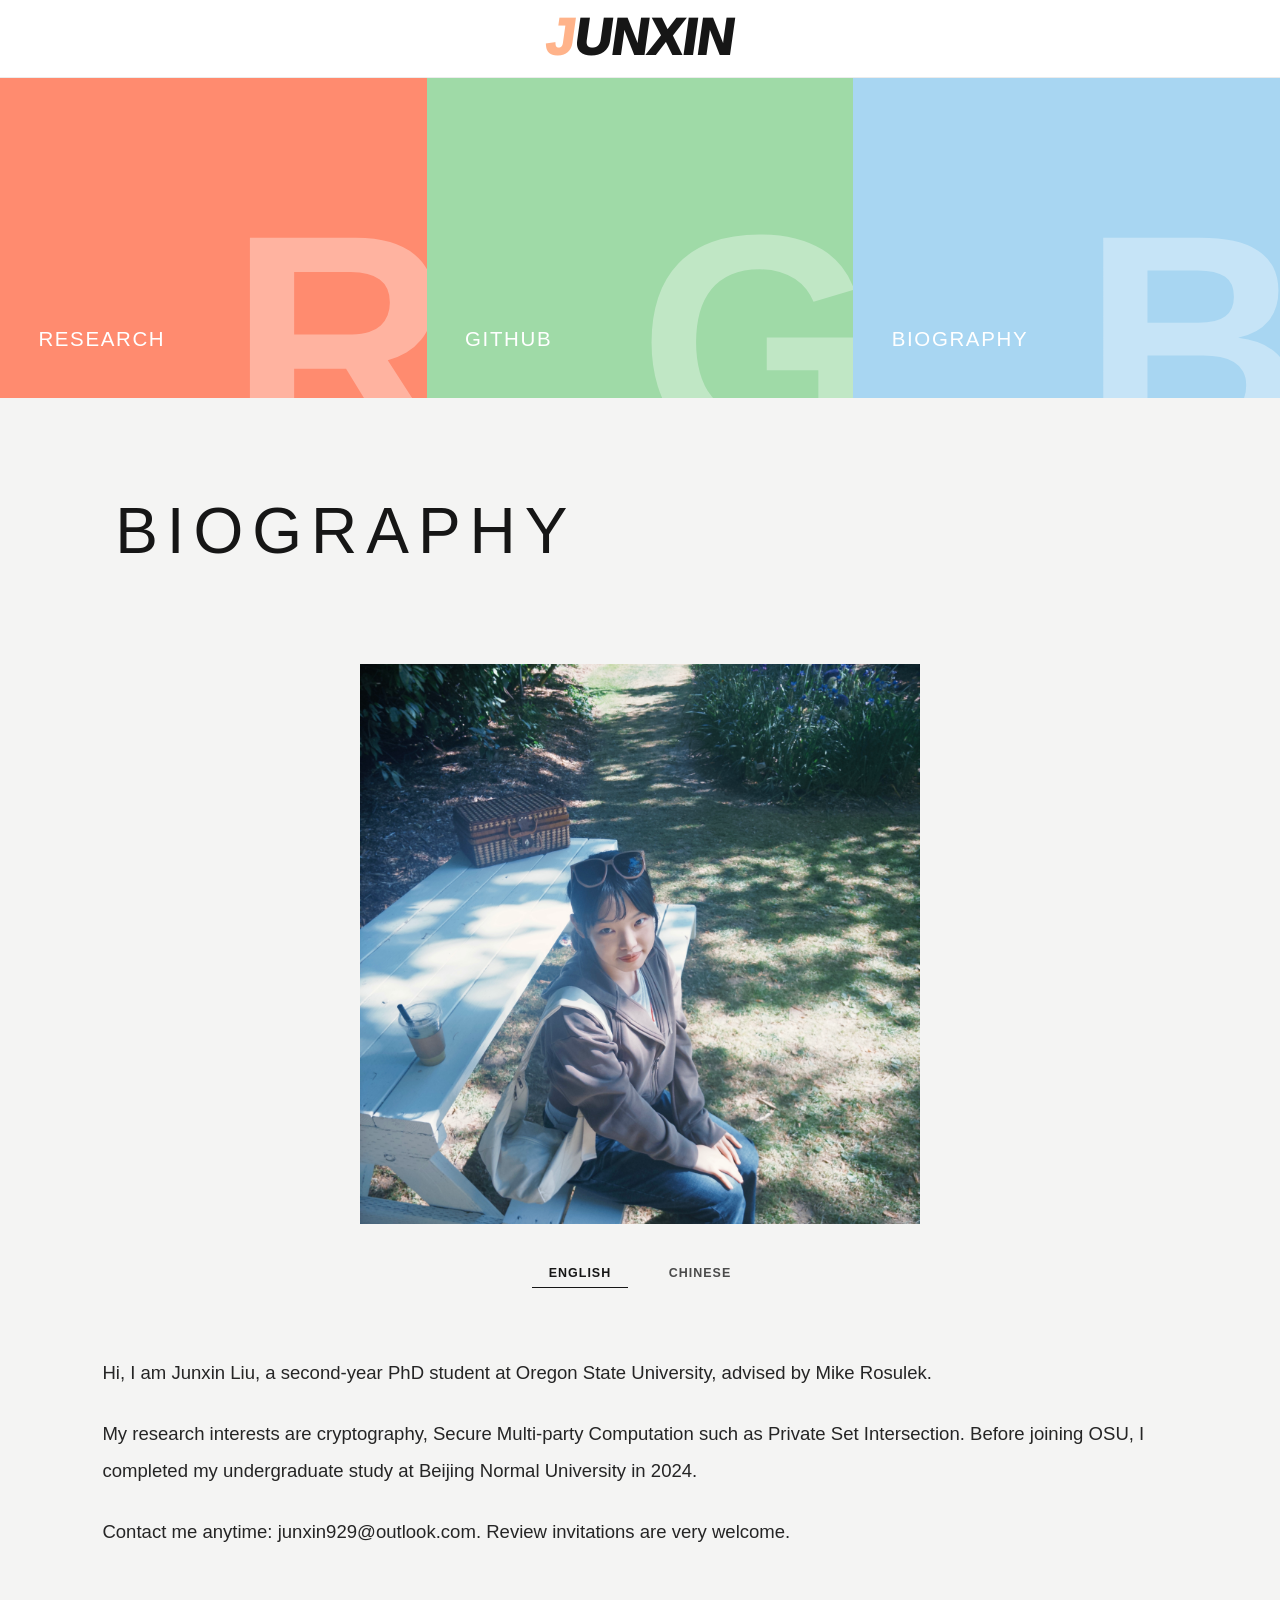
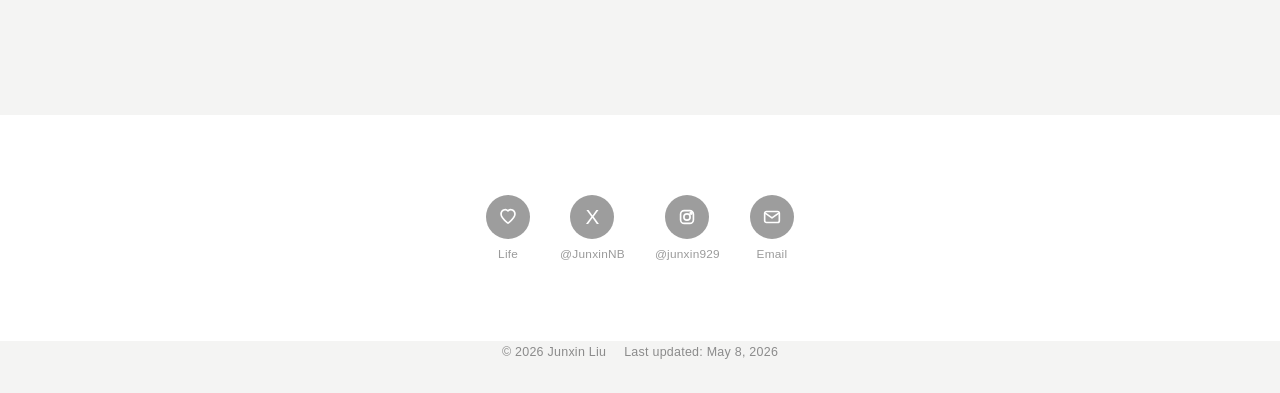
<file: index.html>
<!doctype html>
<html lang="en">
  <head>
    <meta charset="utf-8" />
    <meta name="viewport" content="width=device-width, initial-scale=1" />
    <title>Junxin Liu</title>
    <meta
      name="description"
      content="Junxin Liu is a cryptography PhD student at Oregon State University, advised by Mike Rosulek."
    />
    <link rel="preload" href="assets/junxin-dog.JPG" as="image" />
    <link rel="stylesheet" href="styles.css?v=20260508b" />
  </head>
  <body>
    <header class="topbar" aria-label="Primary navigation">
      <a class="logo" href="index.html" aria-label="Junxin Liu home">
        <span>J</span><span>U</span><span>N</span><span>X</span><span>I</span><span>N</span>
      </a>
    </header>

    <main>
      <section class="entry-hero" aria-labelledby="hero-title">
        <h1 id="hero-title" class="sr-only">Junxin Liu</h1>
        <a class="entry-tile entry-research" href="research.html" aria-label="Research">
          <span class="entry-reveal" aria-hidden="true">
            <img src="assets/monet-sunrise.jpg" alt="" />
          </span>
          <span class="entry-letter">R</span>
          <span class="entry-label">Research</span>
        </a>
        <a class="entry-tile entry-github" href="https://github.com/junxin-L" aria-label="GitHub">
          <span class="entry-reveal" aria-hidden="true">
            <img src="assets/monet-bridge.jpg" alt="" />
          </span>
          <span class="entry-letter">G</span>
          <span class="entry-label">GitHub</span>
        </a>
        <a class="entry-tile entry-bio" href="#biography" aria-label="Biography">
          <span class="entry-reveal" aria-hidden="true">
            <img src="assets/monet-blue-lilies.jpg" alt="" />
          </span>
          <span class="entry-letter">B</span>
          <span class="entry-label">Biography</span>
        </a>
      </section>

      <section class="biography" id="biography" aria-labelledby="bio-title">
        <div class="section-title">
          <h2 id="bio-title">BIOGRAPHY</h2>
        </div>

        <div class="bio-photo-wrap is-me" id="bio-photo-wrap">
          <img
            id="bio-photo"
            src="assets/me.jpg"
            alt="Junxin Liu seated outdoors at a picnic table"
          />
          <p class="photo-caption" id="photo-caption"></p>
        </div>

        <div class="language-switcher" aria-label="Language choices">
          <button class="language-card" type="button" data-language="en" data-hover-label="Junxin Liu" aria-current="page">
            <span>English</span>
          </button>
          <button class="language-card" type="button" data-language="zh" data-hover-label="刘珺欣">
            <span>Chinese</span>
          </button>
        </div>

        <article class="bio-copy" data-bio="en">
          <p>
            Hi, I am Junxin Liu, a second-year PhD student at Oregon State University,
            advised by
            <a href="https://garbledcircus.com/">Mike Rosulek</a>.
          </p>
          <p>
            My research interests are cryptography, Secure Multi-party Computation such as Private Set Intersection. Before joining OSU, I completed my undergraduate study at Beijing Normal
            University in 2024.
          </p>
          <p>
            Contact me anytime:
            <a href="mailto:junxin929@outlook.com">junxin929@outlook.com</a>.
            Review invitations are very welcome.
          </p>
        </article>

        <article class="bio-copy" data-bio="zh" hidden>
          <p>
            你好呀，我是俄勒冈州立大学密码学博士生刘珺欣，导师为
            <a href="https://garbledcircus.com/">Mike Rosulek</a>。
          </p>
          <p>
            我的研究兴趣是密码学、隐私集合求交以及隐私保护计算。在加入俄勒冈州立大学之前，
            我于 2024 年在北京师范大学完成本科阶段学习。
          </p>
          <p>
            联系方式（欢迎联系我哦）：
            <a href="mailto:junxin929@outlook.com">junxin929@outlook.com</a>
          </p>
        </article>
      </section>

      <section class="social-footer" aria-label="Contact links">
        <div class="social-links">
          <a class="social-life" href="life.html" aria-label="Personal life page">
            <span class="social-icon" aria-hidden="true">
              <svg viewBox="0 0 24 24">
                <path d="M12 5.4c-2.7-3.1-7.6-.8-7.6 3.4 0 4.3 4.8 7.7 7.6 10 2.8-2.3 7.6-5.7 7.6-10 0-4.2-4.9-6.5-7.6-3.4Z" />
              </svg>
            </span>
            <small>Life</small>
          </a>
          <a class="social-x-link" href="https://x.com/JunxinNB" aria-label="X @JunxinNB">
            <span class="social-icon social-x" aria-hidden="true">X</span>
            <small>@JunxinNB</small>
          </a>
          <a class="social-instagram" href="https://www.instagram.com/junxin929/" aria-label="Instagram @junxin929">
            <span class="social-icon" aria-hidden="true">
              <svg viewBox="0 0 24 24">
                <rect x="5" y="5" width="14" height="14" rx="4" />
                <circle cx="12" cy="12" r="3.4" />
                <circle cx="16.4" cy="7.8" r="1" />
              </svg>
            </span>
            <small>@junxin929</small>
          </a>
          <a class="social-email" href="mailto:junxin929@outlook.com" aria-label="Email Junxin Liu">
            <span class="social-icon" aria-hidden="true">
              <svg viewBox="0 0 24 24">
                <rect x="4" y="6" width="16" height="12" rx="2" />
                <path d="m5 8 7 5 7-5" />
              </svg>
            </span>
            <small>Email</small>
          </a>
        </div>
      </section>

      <footer class="site-credits">
        <span>© 2026 Junxin Liu</span>
        <span>Last updated: May 8, 2026</span>
      </footer>
    </main>
    <script>
      document.querySelectorAll(".logo").forEach((logo) => {
        const letters = [...logo.querySelectorAll("span")];
        logo.addEventListener("pointermove", (event) => {
          const rect = logo.getBoundingClientRect();
          const x = event.clientX - rect.left;

          letters.forEach((letter) => {
            const letterRect = letter.getBoundingClientRect();
            const center = letterRect.left - rect.left + letterRect.width / 2;
            const distance = Math.abs(x - center);
            const lift = Math.max(0, 1 - distance / 46) * -9;
            letter.style.setProperty("--wave", `${lift}px`);
          });
        });
        logo.addEventListener("pointerleave", () => {
          letters.forEach((letter) => letter.style.setProperty("--wave", "0px"));
        });
      });

      document.querySelectorAll(".entry-tile").forEach((tile) => {
        tile.addEventListener("pointermove", (event) => {
          const rect = tile.getBoundingClientRect();
          const x = ((event.clientX - rect.left) / rect.width) * 100;
          const y = ((event.clientY - rect.top) / rect.height) * 100;

          tile.style.setProperty("--mx", `${x}%`);
          tile.style.setProperty("--my", `${y}%`);
        });
      });

      const languageButtons = document.querySelectorAll("[data-language]");
      const bioCopies = document.querySelectorAll("[data-bio]");
      const bioPhoto = document.querySelector("#bio-photo");
      const bioPhotoWrap = document.querySelector("#bio-photo-wrap");
      const fallbackPhoto = "assets/junxin-dog.JPG";
      const photoByLanguage = {
        en: {
          src: "assets/me.jpg",
          alt: "Junxin Liu seated outdoors at a picnic table",
          className: "is-me",
          caption: "",
        },
        zh: {
          src: fallbackPhoto,
          alt: "Junxin Liu smiling with a laptop in a cafe",
          className: "",
          caption: "Junxin, first on the right",
        },
      };

      languageButtons.forEach((button) => {
        button.addEventListener("click", () => {
          const language = button.dataset.language;
          const photo = photoByLanguage[language];

          document.documentElement.lang = language === "zh" ? "zh-CN" : "en";
          languageButtons.forEach((item) => {
            if (item === button) {
              item.setAttribute("aria-current", "page");
            } else {
              item.removeAttribute("aria-current");
            }
          });
          bioCopies.forEach((copy) => {
            copy.hidden = copy.dataset.bio !== language;
          });
          bioPhotoWrap.className = `bio-photo-wrap ${photo.className}`.trim();
          bioPhoto.src = photo.src;
          bioPhoto.alt = photo.alt;
          document.querySelector("#photo-caption").textContent = photo.caption;
        });
      });

      bioPhoto.addEventListener("error", () => {
        if (bioPhoto.src.endsWith("/me.jpg")) {
          bioPhoto.src = fallbackPhoto;
        }
      });
    </script>
  </body>
</html>
</file>
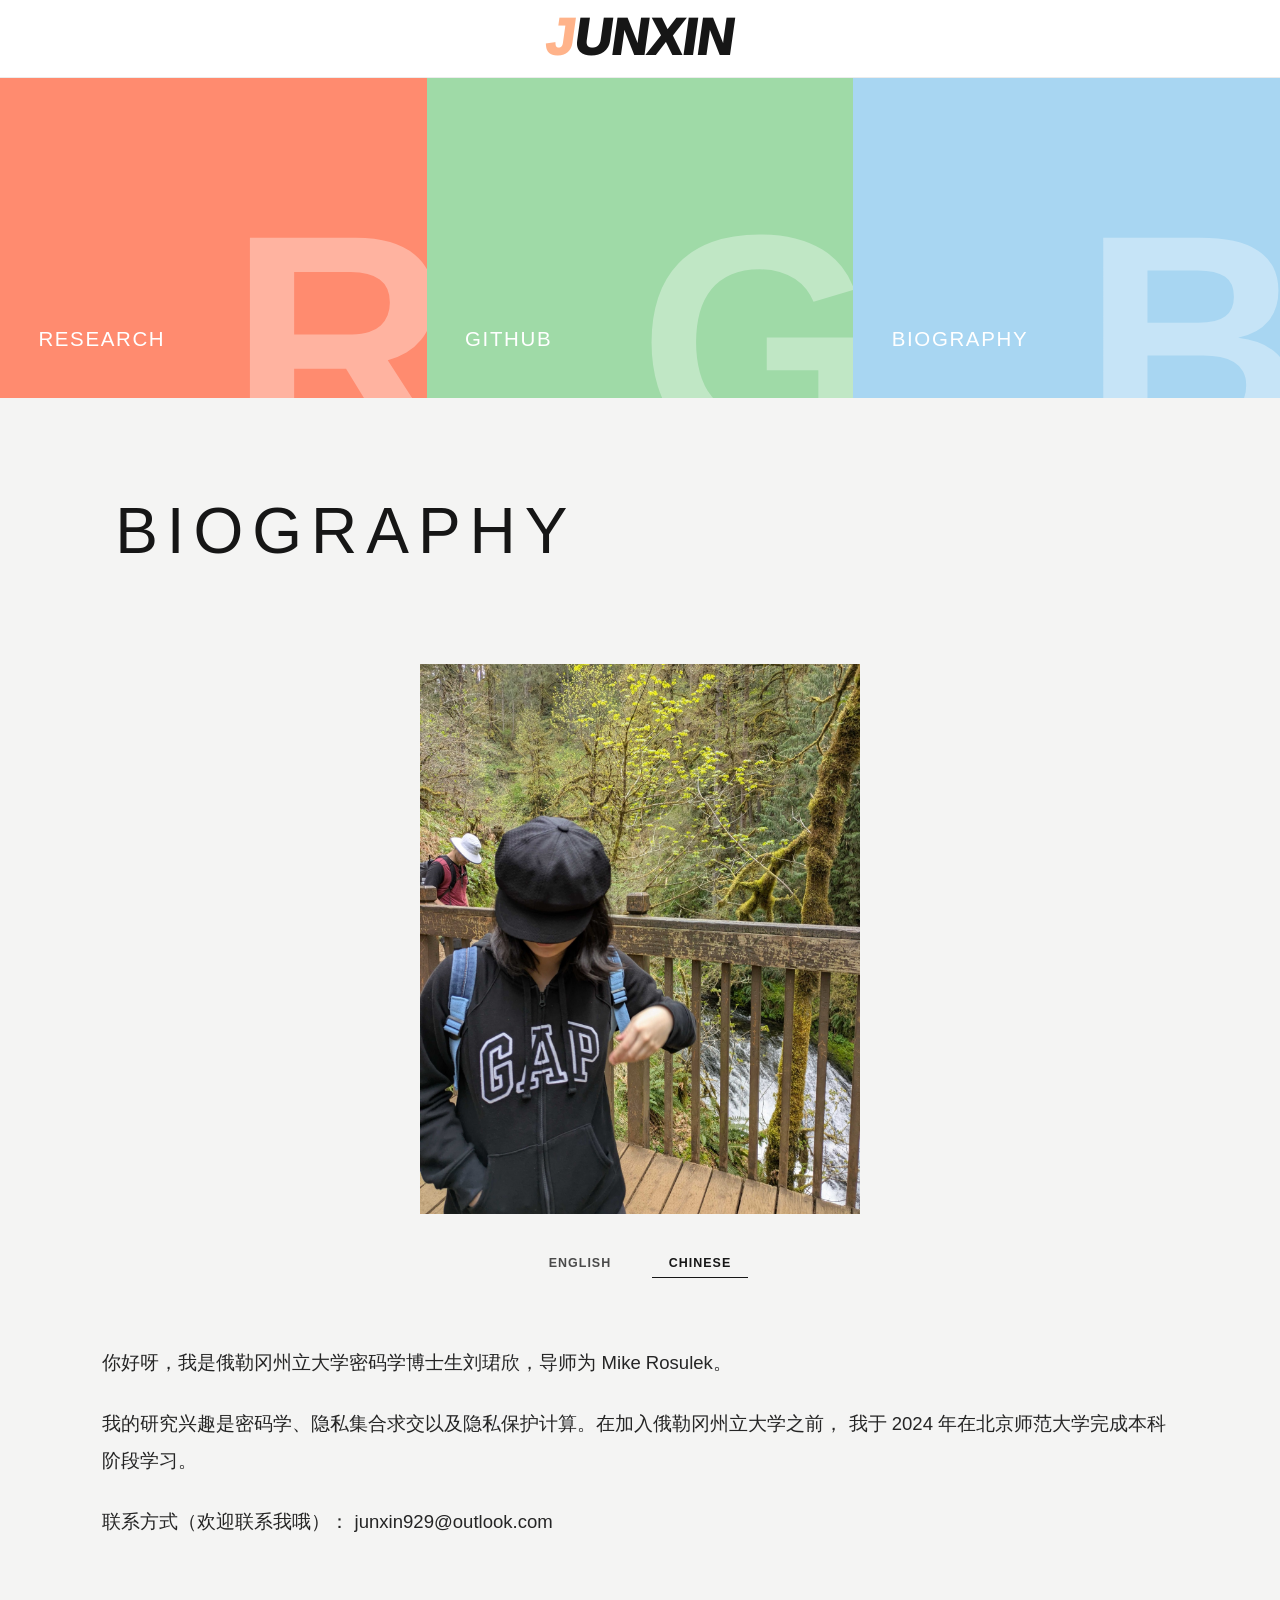
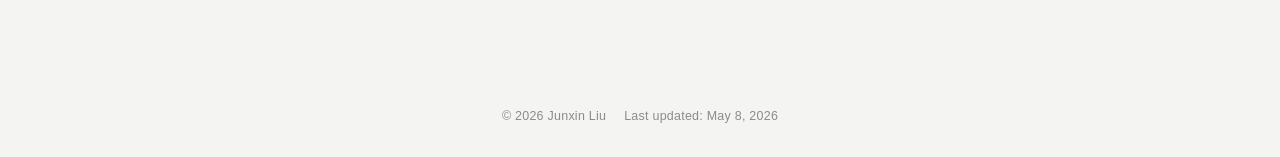
<file: chinese.html>
<!doctype html>
<html lang="zh-CN">
  <head>
    <meta charset="utf-8" />
    <meta name="viewport" content="width=device-width, initial-scale=1" />
    <title>刘珺欣</title>
    <meta
      name="description"
      content="你好呀，我是俄勒冈州立大学密码学博士生，导师为 Mike Rosulek。"
    />
    <link rel="preload" href="assets/chinese-forest.jpg" as="image" />
    <link rel="stylesheet" href="styles.css?v=20260508b" />
  </head>
  <body>
    <header class="topbar" aria-label="Primary navigation">
      <a class="logo" href="index.html" aria-label="Junxin Liu home">
        <span>J</span><span>U</span><span>N</span><span>X</span><span>I</span><span>N</span>
      </a>
    </header>

    <main>
      <section class="entry-hero" aria-labelledby="hero-title">
        <h1 id="hero-title" class="sr-only">刘君鑫</h1>
        <a class="entry-tile entry-research" href="research.html" aria-label="Research">
          <span class="entry-letter">R</span>
          <span class="entry-label">Research</span>
        </a>
        <a class="entry-tile entry-github" href="https://github.com/junxin-L" aria-label="GitHub">
          <span class="entry-letter">G</span>
          <span class="entry-label">GitHub</span>
        </a>
        <a class="entry-tile entry-bio" href="#biography" aria-label="Biography">
          <span class="entry-letter">B</span>
          <span class="entry-label">Biography</span>
        </a>
      </section>

      <section class="biography" id="biography" aria-labelledby="bio-title">
        <div class="section-title">
          <h2 id="bio-title">BIOGRAPHY</h2>
        </div>

        <div class="bio-photo-wrap is-forest">
          <img src="assets/chinese-forest.jpg" alt="刘君鑫在森林步道前" />
        </div>

        <div class="language-switcher" aria-label="Language choices">
          <a class="language-card is-english" href="index.html">
            <span>English</span>
          </a>
          <a class="language-card is-chinese" href="chinese.html" aria-current="page">
            <span>Chinese</span>
          </a>
        </div>

        <article class="bio-copy">
          <p>
           你好呀，我是俄勒冈州立大学密码学博士生刘珺欣，导师为
           <a href="https://garbledcircus.com/">Mike Rosulek</a>。
          </p>
          <p>
            我的研究兴趣是密码学、隐私集合求交以及隐私保护计算。在加入俄勒冈州立大学之前，
            我于 2024 年在北京师范大学完成本科阶段学习。
          </p>
          <p>
            联系方式（欢迎联系我哦）：
            <a href="mailto:junxin929@outlook.com">junxin929@outlook.com</a>
          </p>
        </article>
      </section>

      <footer class="site-credits">
        <span>© 2026 Junxin Liu</span>
        <span>Last updated: May 8, 2026</span>
      </footer>
    </main>
    <script>
      document.querySelectorAll(".logo").forEach((logo) => {
        const letters = [...logo.querySelectorAll("span")];
        logo.addEventListener("pointermove", (event) => {
          const rect = logo.getBoundingClientRect();
          const x = event.clientX - rect.left;

          letters.forEach((letter) => {
            const letterRect = letter.getBoundingClientRect();
            const center = letterRect.left - rect.left + letterRect.width / 2;
            const distance = Math.abs(x - center);
            const lift = Math.max(0, 1 - distance / 46) * -9;
            letter.style.setProperty("--wave", `${lift}px`);
          });
        });
        logo.addEventListener("pointerleave", () => {
          letters.forEach((letter) => letter.style.setProperty("--wave", "0px"));
        });
      });
    </script>
  </body>
</html>
</file>
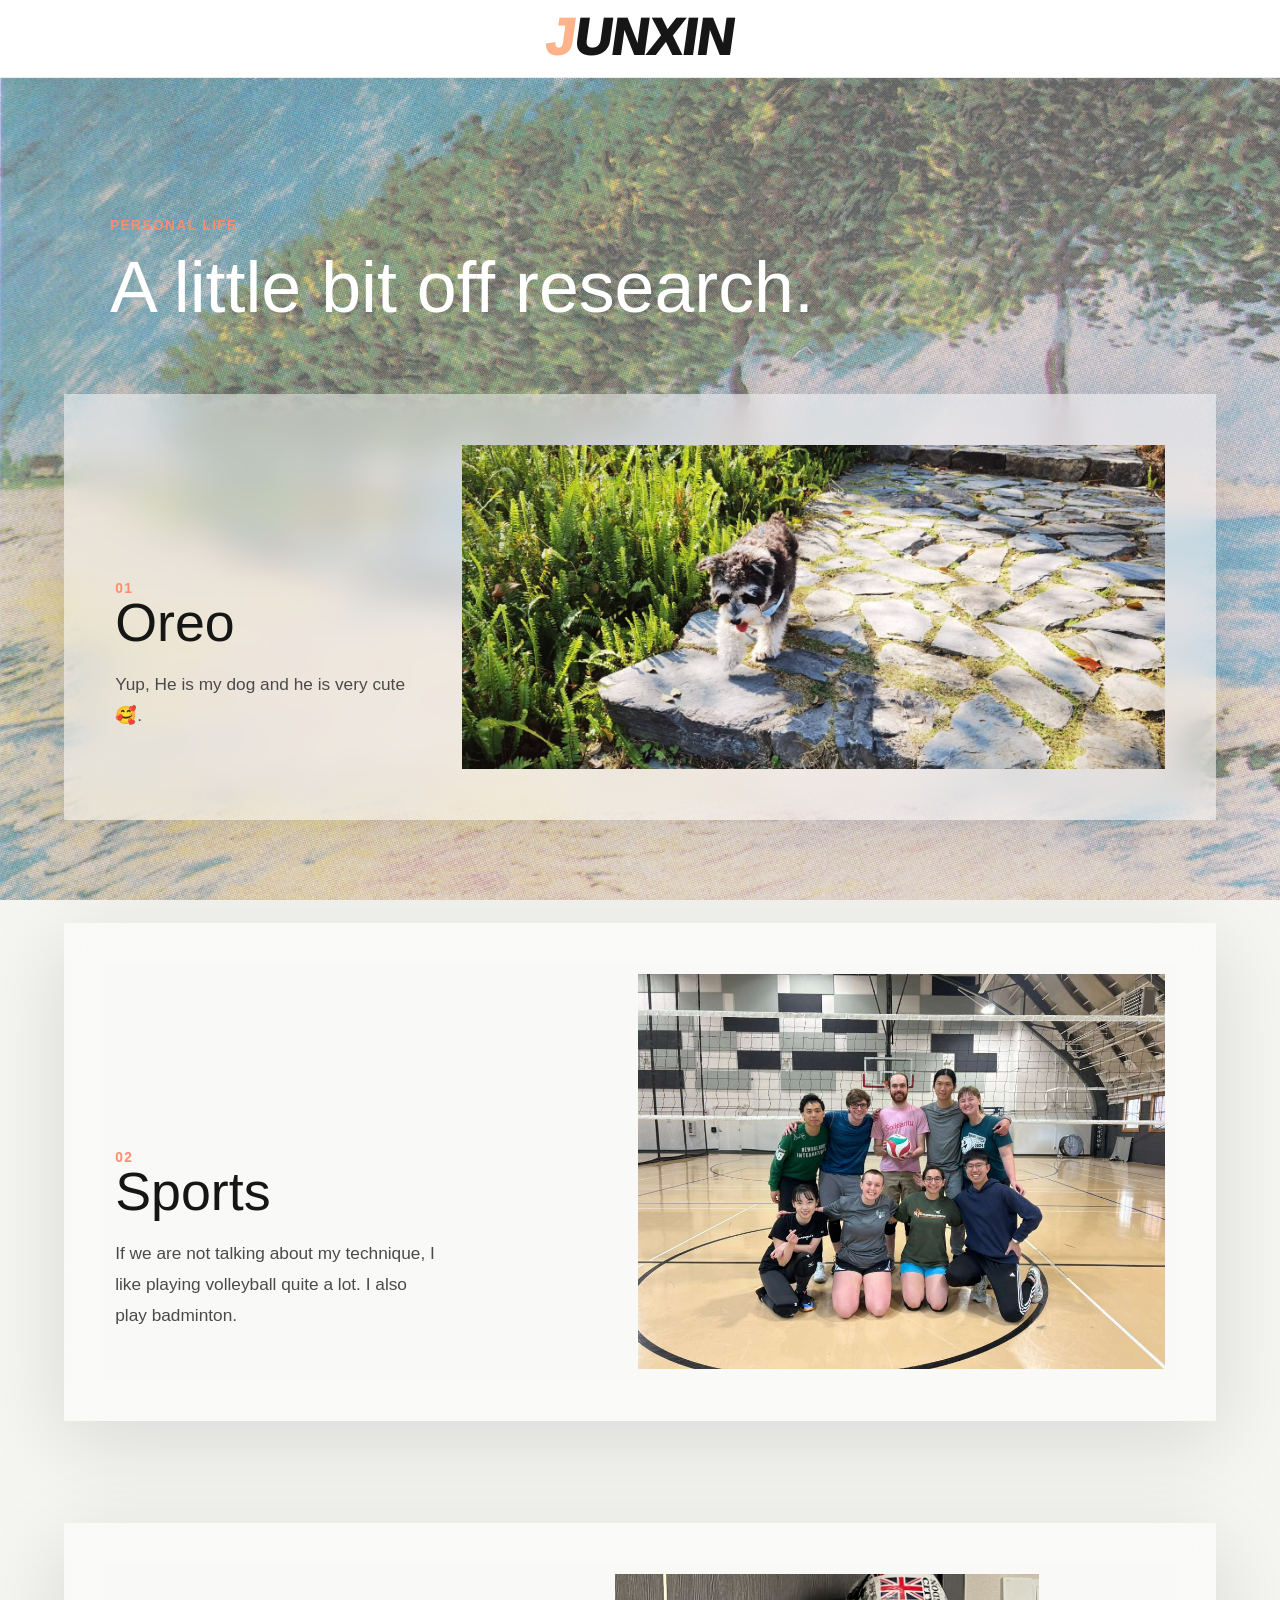
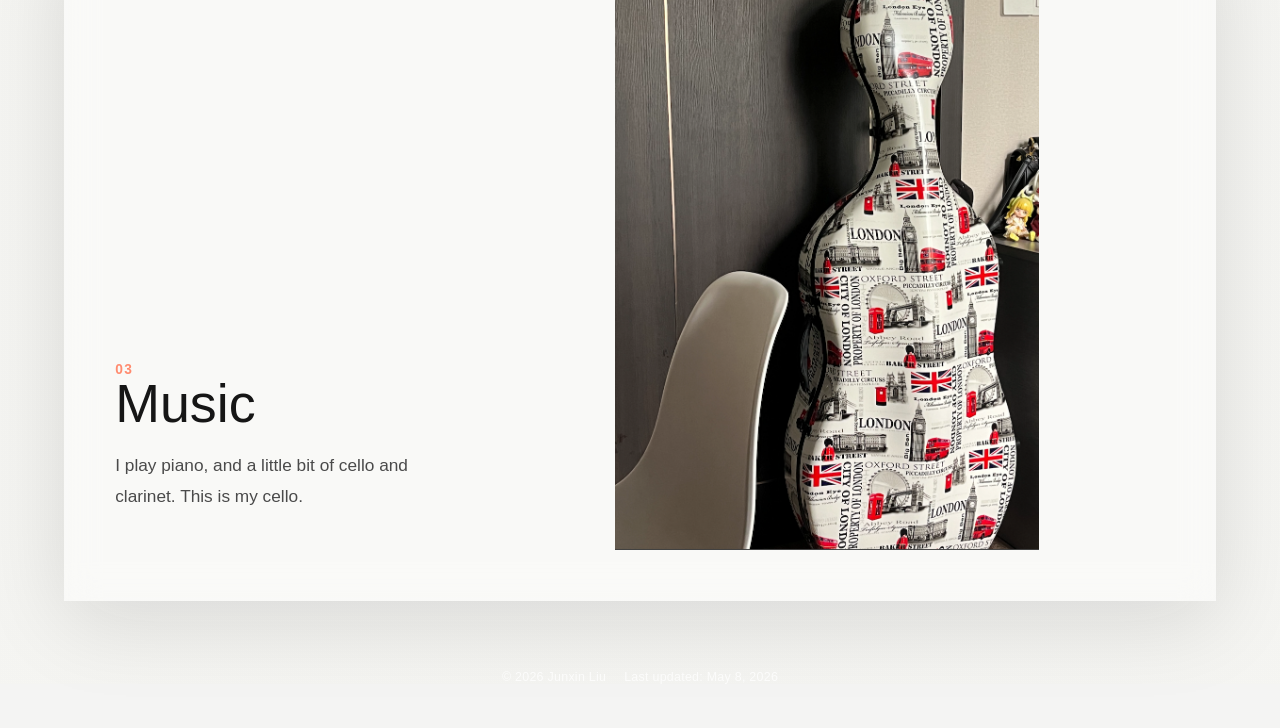
<file: life.html>
<!doctype html>
<html lang="en">
  <head>
    <meta charset="utf-8" />
    <meta name="viewport" content="width=device-width, initial-scale=1" />
    <title>Personal Life - Junxin Liu</title>
    <meta
      name="description"
      content="A small personal life page."
    />
    <link rel="preload" href="assets/life-volleyball.jpg" as="image" />
    <link rel="stylesheet" href="styles.css?v=20260508b" />
  </head>
  <body class="life-body">
    <div class="life-clear-spot" aria-hidden="true"></div>
    <div class="life-cursor" aria-hidden="true"></div>
    <header class="topbar" aria-label="Primary navigation">
      <a class="logo" href="index.html" aria-label="Junxin Liu home">
        <span>J</span><span>U</span><span>N</span><span>X</span><span>I</span><span>N</span>
      </a>
    </header>

    <main class="life-page">
      <section class="life-hero" aria-labelledby="life-title">
        <p>PERSONAL LIFE</p>
        <h1 id="life-title">A little bit off research.</h1>
      </section>

      <section class="life-feature oreo-feature">
        <div class="life-copy">
          <span>01</span>
          <h2>Oreo</h2>
          <p>Yup, He is my dog and he is very cute 🥰. </p>
        </div>
        <img src="assets/oreo.jpg" alt="Oreo walking on a sunny stone path" />
      </section>

      <section class="life-feature volleyball-feature">
        <div class="life-copy">
          <span>02</span>
          <h2>Sports</h2>
          <p>
            If we are not talking about my technique, I like playing
            volleyball quite a lot. I also play badminton.
          </p>
        </div>
        <img src="assets/life-volleyball.jpg" alt="Junxin with a volleyball team in a gym" />
      </section>

      <section class="life-feature music-feature">
        <div class="life-copy">
          <span>03</span>
          <h2>Music</h2>
          <p>
            I play piano, and a little bit of cello and clarinet. This is my
            cello.
          </p>
        </div>
        <img src="assets/cello.jpg" alt="Junxin's cello" />
      </section>

      <footer class="site-credits life-credits">
        <span>© 2026 Junxin Liu</span>
        <span>Last updated: May 8, 2026</span>
      </footer>
    </main>
    <script>
      document.querySelectorAll(".logo").forEach((logo) => {
        const letters = [...logo.querySelectorAll("span")];
        logo.addEventListener("pointermove", (event) => {
          const rect = logo.getBoundingClientRect();
          const x = event.clientX - rect.left;

          letters.forEach((letter) => {
            const letterRect = letter.getBoundingClientRect();
            const center = letterRect.left - rect.left + letterRect.width / 2;
            const distance = Math.abs(x - center);
            const lift = Math.max(0, 1 - distance / 46) * -9;
            letter.style.setProperty("--wave", `${lift}px`);
          });
        });
        logo.addEventListener("pointerleave", () => {
          letters.forEach((letter) => letter.style.setProperty("--wave", "0px"));
        });
      });

      const cursor = document.querySelector(".life-cursor");
      const clearSpot = document.querySelector(".life-clear-spot");
      window.addEventListener("pointermove", (event) => {
        cursor.classList.add("is-visible");
        clearSpot.classList.add("is-visible");
        cursor.style.transform = `translate(${event.clientX}px, ${event.clientY}px) translate(-50%, -50%)`;
        clearSpot.style.setProperty("--spot-x", `${event.clientX}px`);
        clearSpot.style.setProperty("--spot-y", `${event.clientY}px`);
      });
      window.addEventListener("pointerleave", () => {
        cursor.classList.remove("is-visible");
        clearSpot.classList.remove("is-visible");
      });
      document.querySelectorAll("a, button").forEach((target) => {
        target.addEventListener("pointerenter", () => {
          cursor.classList.add("is-hovering");
          clearSpot.classList.add("is-hovering");
        });
        target.addEventListener("pointerleave", () => {
          cursor.classList.remove("is-hovering");
          clearSpot.classList.remove("is-hovering");
        });
      });

      document.querySelectorAll(".life-feature").forEach((card) => {
        card.addEventListener("pointerenter", () => {
          clearSpot.classList.add("is-on-card");
        });
        card.addEventListener("pointerleave", () => {
          clearSpot.classList.remove("is-on-card");
        });
      });

      const sparkSymbols = {
        "oreo-feature": ["♡", "♥", "♡"],
        "volleyball-feature": ["🏐"],
        "music-feature": ["♪", "♫", "♬", "♩"],
      };

      const makeSpark = (event, feature) => {
        const spark = document.createElement("span");
        const symbols = sparkSymbols[feature] || ["♡"];
        spark.className = "life-spark";
        spark.classList.add(`is-${feature.replace("-feature", "")}`);
        spark.textContent = symbols[Math.floor(Math.random() * symbols.length)];
        spark.style.setProperty("--spark-x", `${event.clientX}px`);
        spark.style.setProperty("--spark-y", `${event.clientY}px`);
        spark.style.setProperty("--spark-drift", `${Math.random() * 34 - 17}px`);
        spark.style.setProperty("--spark-rotate", `${Math.random() * 30 - 15}deg`);
        spark.style.setProperty("--spark-size", `${1 + Math.random() * 0.55}rem`);
        document.body.appendChild(spark);
        spark.addEventListener("animationend", () => spark.remove(), { once: true });
      };

      document.querySelectorAll(".life-feature img").forEach((image) => {
        let lastSpark = 0;
        const feature = [...image.closest(".life-feature").classList].find((name) =>
          sparkSymbols[name]
        );
        image.addEventListener("pointermove", (event) => {
          const now = performance.now();
          if (now - lastSpark < 150) {
            return;
          }
          lastSpark = now;
          makeSpark(event, feature);
        });
      });

      const observer = new IntersectionObserver(
        (entries) => {
          entries.forEach((entry) => {
            if (entry.isIntersecting) {
              entry.target.classList.add("is-visible");
            }
          });
        },
        { threshold: 0.24 }
      );

      document.querySelectorAll(".life-feature").forEach((section) => {
        observer.observe(section);
      });
    </script>
  </body>
</html>
</file>
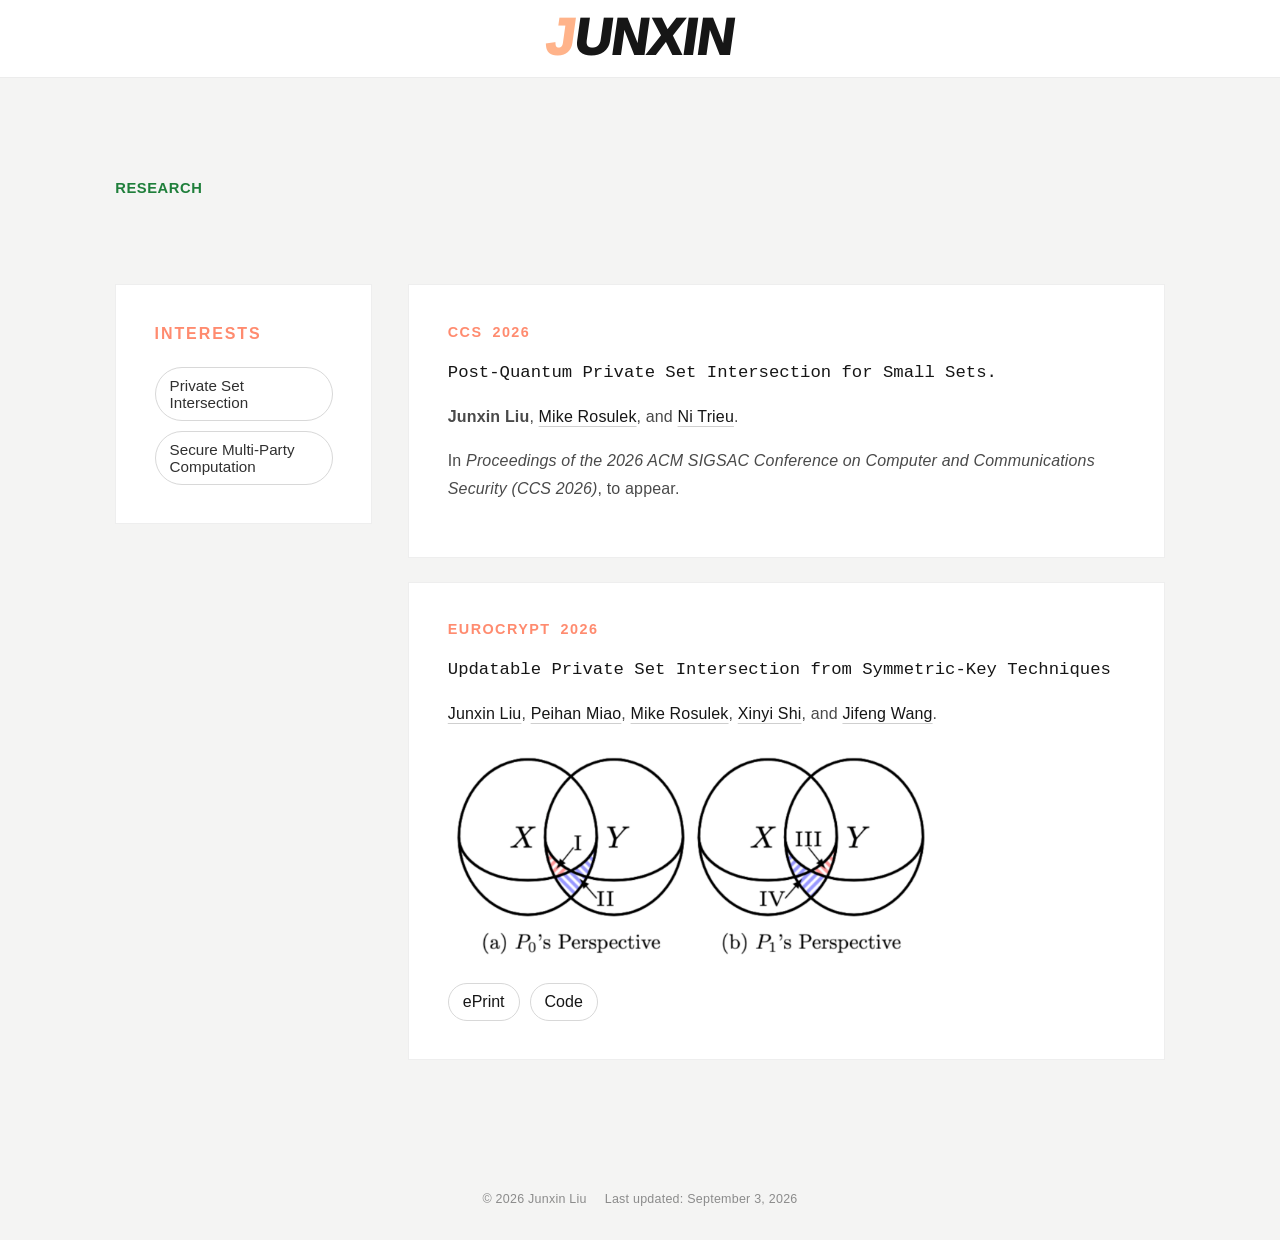
<file: research.html>
<!doctype html>
<html lang="en">
  <head>
    <meta charset="utf-8" />
    <meta name="viewport" content="width=device-width, initial-scale=1" />
    <title>Research - Junxin Liu</title>
    <meta
      name="description"
      content="Research interests and publications by Junxin."
    />
    <link rel="stylesheet" href="styles.css?v=20260508b" />
  </head>
  <body>
    <header class="topbar" aria-label="Primary navigation">
      <a class="logo" href="index.html" aria-label="Junxin Liu home">
        <span>J</span><span>U</span><span>N</span><span>X</span><span>I</span><span>N</span>
      </a>
    </header>

    <main>
      <section class="research-heading">
        <p>RESEARCH</p>
        <span>
          
        </span>
      </section>

      <section class="research-layout">
        <aside class="research-panel interests-panel">
          <h2>INTERESTS</h2>
          <ul class="pill-list">
            <li>Private Set Intersection</li>
            <li>Secure Multi-Party Computation</li>
          </ul>
        </aside>

        <div class="publications-list">
          <article class="research-panel paper-panel">
            <div class="paper-meta">
              <span>CCS</span>
              <span>2026</span>
            </div>
            <h2>Post-Quantum Private Set Intersection for Small Sets.</h2>
            <p class="paper-authors">
              <strong>Junxin Liu</strong>,
              <a href="https://garbledcircus.com/">Mike Rosulek</a>, and
              <a href="https://nitrieu.github.io/">Ni Trieu</a>.
            </p>
            <p>
              In <em>Proceedings of the 2026 ACM SIGSAC Conference on Computer and Communications Security (CCS 2026)</em>, to appear.
            </p>
          </article>

          <article class="research-panel paper-panel">
            <div class="paper-meta">
              <span>Eurocrypt</span>
              <span>2026</span>
            </div>
            <h2>Updatable Private Set Intersection from Symmetric-Key Techniques</h2>
            <p class="paper-authors">
              <a href="index.html">Junxin Liu</a>,
              <a href="https://sites.google.com/view/peihanmiao/home">Peihan Miao</a>,
              <a href="https://garbledcircus.com/">Mike Rosulek</a>,
              <a href="https://xinyishi01.github.io/">Xinyi Shi</a>, and
              <a href="https://cs.brown.edu/people/grad/jwang787/">Jifeng Wang</a>.
            </p>
            <img
              class="paper-figure"
              src="assets/psi-perspectives.png"
              alt="Two PSI perspective diagrams for parties P0 and P1"
            />
            <div class="paper-links">
              <a href="https://eprint.iacr.org/2026/438">ePrint</a>
              <a href="https://github.com/qqqqyyy/FastUPSI">Code</a>
            </div>
          </article>
        </div>
      </section>

      <footer class="site-credits">
        <span>© 2026 Junxin Liu</span>
        <span>Last updated: September 3, 2026</span>
      </footer>
    </main>
    <script>
      document.querySelectorAll(".logo").forEach((logo) => {
        const letters = [...logo.querySelectorAll("span")];
        logo.addEventListener("pointermove", (event) => {
          const rect = logo.getBoundingClientRect();
          const x = event.clientX - rect.left;

          letters.forEach((letter) => {
            const letterRect = letter.getBoundingClientRect();
            const center = letterRect.left - rect.left + letterRect.width / 2;
            const distance = Math.abs(x - center);
            const lift = Math.max(0, 1 - distance / 46) * -9;
            letter.style.setProperty("--wave", `${lift}px`);
          });
        });
        logo.addEventListener("pointerleave", () => {
          letters.forEach((letter) => letter.style.setProperty("--wave", "0px"));
        });
      });
    </script>
  </body>
</html>
</file>
<file: styles.css>
:root {
  --paper: #f4f4f3;
  --white: #ffffff;
  --ink: #161616;
  --soft-ink: #4a4a4a;
  --line: #dddddd;
  --orange: #ffb38a;
  --coral: #ff8b6f;
  --lime: #9fdaa7;
  --pink: #ff9fcb;
  --sky: #a8d6f2;
  --yellow: #f6b23d;
  --green: #1f7f3b;
  --blue: #12358f;
}

* {
  box-sizing: border-box;
}

html {
  background: var(--paper);
  color: var(--ink);
  font-family:
    "Helvetica Neue", Arial, ui-sans-serif, system-ui, -apple-system,
    BlinkMacSystemFont, "Segoe UI", sans-serif;
}

body {
  margin: 0;
  min-width: 320px;
  background: var(--paper);
}

a {
  color: inherit;
  text-decoration: none;
}

.sr-only {
  position: absolute;
  width: 1px;
  height: 1px;
  overflow: hidden;
  clip: rect(0, 0, 0, 0);
  white-space: nowrap;
}

.topbar {
  position: sticky;
  z-index: 20;
  top: 0;
  display: flex;
  align-items: center;
  justify-content: center;
  min-height: 78px;
  border-bottom: 1px solid #ececec;
  padding: 0 clamp(18px, 3vw, 34px);
  background: var(--white);
}

.logo {
  display: inline-flex;
  font-size: clamp(2rem, 4vw, 3.25rem);
  font-weight: 950;
  line-height: 0.8;
  letter-spacing: 0;
  transform: skew(-8deg);
}

.logo span {
  display: inline-block;
  --wave: 0px;
  transform: translateY(var(--wave));
  transition: transform 180ms cubic-bezier(0.2, 0.8, 0.2, 1);
}

.logo span:first-child {
  color: var(--orange);
}

.entry-hero {
  display: grid;
  grid-template-columns: repeat(3, 1fr);
  min-height: clamp(220px, 32vw, 320px);
  background: var(--white);
}

.entry-tile {
  position: relative;
  --mx: 50%;
  --my: 50%;
  min-height: clamp(220px, 32vw, 320px);
  overflow: hidden;
  color: var(--white);
  isolation: isolate;
  transition:
    filter 180ms ease,
    transform 220ms ease;
}

.entry-tile:hover {
  filter: saturate(1.03);
}

.entry-tile::before {
  position: absolute;
  inset: 0;
  z-index: 2;
  opacity: 0;
  content: "";
  background: rgba(255, 255, 255, 0.08);
  transition: opacity 220ms ease;
  pointer-events: none;
}

.entry-tile:hover::before {
  opacity: 1;
}

.entry-tile:hover .entry-letter {
  opacity: 0;
  transform: translate3d(-0.02em, -0.02em, 0) scale(0.98);
}

.entry-tile:hover .entry-label {
  transform: translateY(-4px);
}

.entry-letter {
  position: absolute;
  z-index: 3;
  right: -0.08em;
  bottom: -0.22em;
  color: rgba(255, 255, 255, 0.34);
  font-size: clamp(13rem, 24vw, 24rem);
  font-weight: 800;
  line-height: 0.8;
  pointer-events: none;
  transition:
    color 220ms ease,
    opacity 220ms ease,
    transform 320ms ease;
}

.entry-label {
  position: absolute;
  z-index: 3;
  left: clamp(22px, 3vw, 42px);
  bottom: clamp(22px, 3vw, 38px);
  font-size: clamp(1rem, 1.6vw, 1.45rem);
  font-weight: 400;
  letter-spacing: 0.08em;
  text-transform: uppercase;
  transition: transform 220ms ease;
}

.entry-label::after {
  display: block;
  width: 0;
  height: 1px;
  margin-top: 8px;
  background: rgba(255, 255, 255, 0.78);
  content: "";
  transition: width 240ms ease;
}

.entry-tile:hover .entry-label::after {
  width: 100%;
}

.entry-reveal {
  position: absolute;
  inset: 0;
  z-index: 1;
  opacity: 0;
  visibility: hidden;
  clip-path: circle(0 at var(--mx) var(--my));
  transition:
    clip-path 520ms cubic-bezier(0.19, 1, 0.22, 1),
    opacity 180ms ease,
    visibility 0ms linear 220ms;
  pointer-events: none;
}

.entry-reveal img {
  display: block;
  width: 100%;
  height: 100%;
  filter: saturate(1.04) contrast(0.94);
  object-fit: cover;
}

.entry-tile:hover .entry-reveal {
  opacity: 0.72;
  visibility: visible;
  clip-path: circle(34% at var(--mx) var(--my));
  transition:
    clip-path 520ms cubic-bezier(0.19, 1, 0.22, 1),
    opacity 180ms ease,
    visibility 0ms linear 0ms;
}

.entry-research .entry-reveal img {
  object-position: 52% 48%;
}

.entry-github .entry-reveal img {
  filter: saturate(0.82) contrast(0.76) brightness(1.06);
  object-position: 50% 54%;
}

.entry-bio .entry-reveal img {
  object-position: 52% 52%;
}

.entry-research {
  background: var(--coral);
}

.entry-github {
  background: var(--lime);
  color: var(--white);
}

.entry-github .entry-letter {
  right: -0.08em;
  bottom: -0.22em;
  transform: none;
  font-size: clamp(13rem, 24vw, 24rem);
}

.entry-bio {
  background: var(--sky);
}

.entry-bio .entry-letter {
  right: -0.08em;
  left: auto;
  bottom: -0.22em;
  color: rgba(255, 255, 255, 0.34);
  font-size: clamp(13rem, 24vw, 24rem);
}

.entry-bio .entry-label {
  right: auto;
  left: clamp(22px, 3vw, 42px);
  text-align: left;
}

.biography {
  background: var(--paper);
}

.section-title {
  padding: clamp(64px, 8vw, 96px) clamp(28px, 9vw, 120px);
}

.section-title h2,
.research-heading h1,
.research-panel h2 {
  margin: 0;
  font-weight: 300;
  letter-spacing: 0.14em;
}

.section-title h2 {
  font-size: clamp(2.5rem, 5vw, 4rem);
}

.bio-photo-wrap {
  width: min(48vw, 620px);
  margin: 0 auto;
  background: transparent !important;
}

.bio-photo-wrap.is-heart {
  width: min(42vw, 500px);
}

.bio-photo-wrap.is-me {
  width: min(44vw, 560px);
}

.bio-photo-wrap.is-forest {
  width: min(38vw, 440px);
}

.bio-photo-wrap img {
  display: block;
  width: 100%;
  aspect-ratio: 3 / 2;
  object-fit: cover;
  object-position: 50% 43%;
}

.bio-photo-wrap.is-heart img {
  aspect-ratio: 4 / 5;
  object-position: 50% 38%;
}

.bio-photo-wrap.is-me img {
  aspect-ratio: 1 / 1;
  object-position: 50% 34%;
}

.publications-list {
  display: flex;
  flex-direction: column;
  gap: 24px;
}

.bio-photo-wrap.is-forest img {
  aspect-ratio: 4 / 5;
  object-position: 48% 50%;
}

.photo-caption {
  display: block;
  width: 100%;
  margin: 16px auto 0;
  padding: 0;
  background: transparent;
  color: #8f8f8f;
  font-size: 0.78rem;
  font-style: italic;
  line-height: 1.4;
  text-align: center;
}

.photo-caption:empty {
  display: none;
}

.language-switcher {
  display: flex;
  flex-wrap: wrap;
  align-items: center;
  justify-content: center;
  gap: 24px;
  width: max-content;
  margin: 34px auto 66px;
  padding: 0;
}

.language-card {
  appearance: none;
  position: relative;
  font: inherit;
  min-width: 96px;
  border: 0;
  border-radius: 0;
  padding: 8px 0;
  background: transparent;
  color: var(--soft-ink);
  font-size: 0.78rem;
  font-weight: 700;
  letter-spacing: 0.08em;
  text-align: center;
  text-transform: uppercase;
  cursor: pointer;
  overflow: hidden;
  transition:
    background 160ms ease,
    color 160ms ease;
}

.language-card span {
  display: inline-block;
  transition:
    opacity 160ms ease,
    transform 180ms ease;
}

.language-card::after {
  position: absolute;
  inset: 0;
  display: grid;
  place-items: center;
  opacity: 0;
  color: currentColor;
  content: attr(data-hover-label);
  transform: translateY(12px);
  transition:
    opacity 160ms ease,
    transform 180ms ease;
}

.language-card:hover span {
  opacity: 0;
  transform: translateY(-12px);
}

.language-card:hover::after {
  opacity: 1;
  transform: translateY(0);
}

.language-card:hover,
.language-card[aria-current="page"] {
  background: transparent;
  color: var(--ink);
}

.language-card::before {
  position: absolute;
  right: 0;
  bottom: 0;
  left: 0;
  height: 1px;
  background: currentColor;
  content: "";
  transform: scaleX(0);
  transform-origin: center;
  transition: transform 180ms ease;
}

.language-card:hover::before,
.language-card[aria-current="page"]::before {
  transform: scaleX(1);
}

.bio-copy {
  width: min(84vw, 1080px);
  margin: 0 auto;
  padding-bottom: clamp(80px, 11vw, 150px);
}

.bio-copy p {
  margin: 0 0 24px;
  color: #252525;
  font-size: clamp(1.05rem, 1.45vw, 1.24rem);
  font-weight: 300;
  line-height: 2;
}

.social-footer {
  display: grid;
  justify-items: center;
  gap: 24px;
  padding: clamp(44px, 7vw, 80px) 24px;
  background: var(--white);
}

.social-links {
  display: flex;
  flex-wrap: wrap;
  justify-content: center;
  gap: clamp(18px, 3vw, 30px);
}

.social-links a {
  display: grid;
  justify-items: center;
  gap: 8px;
  color: #9a9a9a;
  font-size: 0.76rem;
  transition:
    color 160ms ease,
    transform 160ms ease;
}

.social-links a:hover {
  color: var(--ink);
  transform: translateY(-2px);
}

.social-links a:hover .social-icon {
  background: #888888;
}

.social-icon {
  display: grid;
  place-items: center;
  width: 44px;
  height: 44px;
  border-radius: 50%;
  background: #9d9d9d;
  color: var(--white);
  font-size: 1.35rem;
  font-weight: 500;
  line-height: 1;
  transition:
    background 180ms ease,
    transform 220ms ease;
}

.social-icon svg {
  width: 22px;
  height: 22px;
  fill: none;
  stroke: currentColor;
  stroke-linecap: round;
  stroke-linejoin: round;
  stroke-width: 1.8;
}

.social-x {
  font-size: 1.3rem;
}

.social-life:hover .social-icon {
  animation: heart-hop 980ms ease;
}

.social-life:hover .social-icon svg {
  animation: heart-beat 980ms ease;
}

.social-x-link:hover .social-x {
  animation: x-flip 520ms ease;
}

.social-instagram:hover .social-icon {
  animation: camera-click 560ms ease;
}

.social-instagram:hover circle:nth-of-type(1) {
  animation: lens-pop 560ms ease;
}

.social-instagram:hover circle:nth-of-type(2) {
  animation: flash-dot 560ms ease;
}

.social-email:hover .social-icon {
  animation: envelope-lift 620ms ease;
}

.social-email:hover path {
  animation: envelope-open 620ms ease;
}

.social-links small {
  font-size: 0.74rem;
  font-weight: 300;
  letter-spacing: 0.02em;
}

.site-credits {
  display: flex;
  flex-wrap: wrap;
  justify-content: center;
  gap: 8px 18px;
  width: min(86vw, 980px);
  margin: 4px auto 34px;
  color: #8b8b8b;
  font-size: 0.78rem;
  font-weight: 300;
  letter-spacing: 0.02em;
}

.life-credits {
  position: relative;
  z-index: 3;
  margin-top: -34px;
  margin-bottom: 44px;
  color: rgba(255, 255, 255, 0.74);
}

@keyframes heart-hop {
  0%,
  100% {
    transform: translateY(0) scale(1);
  }
  42% {
    transform: translateY(-8px) scale(1.05);
  }
  68% {
    transform: translateY(1px) scale(0.98);
  }
}

@keyframes heart-beat {
  0%,
  100% {
    transform: scale(1);
  }
  45% {
    transform: scale(1.18);
  }
}

@keyframes x-flip {
  0%,
  100% {
    transform: rotate(0deg) scale(1);
  }
  50% {
    transform: rotate(-12deg) scale(1.08);
  }
}

@keyframes camera-click {
  0%,
  100% {
    transform: translateY(0);
  }
  35% {
    transform: translateY(-2px) scale(0.96);
  }
  62% {
    transform: translateY(0) scale(1.04);
  }
}

@keyframes lens-pop {
  0%,
  100% {
    transform: scale(1);
  }
  45% {
    transform: scale(1.35);
  }
}

@keyframes flash-dot {
  0%,
  100% {
    opacity: 1;
  }
  45% {
    opacity: 0.25;
  }
}

@keyframes envelope-lift {
  0%,
  100% {
    transform: translateY(0);
  }
  45% {
    transform: translateY(-5px);
  }
}

@keyframes envelope-open {
  0%,
  100% {
    transform: translateY(0);
  }
  45% {
    transform: translateY(-2px);
  }
}

.life-body,
.life-page {
  position: relative;
  min-height: 100vh;
  background:
    linear-gradient(rgba(245, 245, 241, 0.28), rgba(245, 245, 241, 0.28)),
    url("assets/van-gogh-seine.jpg") center / cover fixed;
  cursor: none;
}

.life-body::before {
  position: fixed;
  inset: 0;
  z-index: 0;
  background: rgba(245, 245, 241, 0.46);
  backdrop-filter: blur(8px) saturate(0.78);
  content: "";
  pointer-events: none;
}

.life-page .topbar,
.life-page .life-hero {
  position: relative;
  z-index: 3;
}

.life-page a,
.life-page button {
  cursor: none;
}

.life-cursor {
  position: fixed;
  z-index: 101;
  top: 0;
  left: 0;
  width: 26px;
  height: 26px;
  border: 0;
  border-radius: 50%;
  opacity: 0;
  box-shadow:
    0 0 0 1px rgba(255, 255, 255, 0.3),
    0 0 18px rgba(255, 255, 255, 0.3);
  transform: translate(-50%, -50%);
  transition:
    opacity 140ms ease,
    width 160ms ease,
    height 160ms ease,
    box-shadow 160ms ease;
  pointer-events: none;
}

.life-cursor.is-visible {
  opacity: 1;
}

.life-cursor.is-hovering {
  width: 38px;
  height: 38px;
  box-shadow:
    0 0 0 1px rgba(255, 255, 255, 0.42),
    0 0 22px rgba(255, 255, 255, 0.48);
}

.life-clear-spot {
  position: fixed;
  z-index: 2;
  inset: 0;
  --spot-x: 50vw;
  --spot-y: 50vh;
  --spot-size: 44px;
  width: 100vw;
  height: 100vh;
  opacity: 0;
  background:
    url("assets/van-gogh-seine.jpg") center / cover fixed;
  filter: saturate(1.26) contrast(1.16);
  mask-image: radial-gradient(
    circle at var(--spot-x) var(--spot-y),
    #000 0 var(--spot-size),
    rgba(0, 0, 0, 0.46) calc(var(--spot-size) + 13px),
    transparent calc(var(--spot-size) + 28px)
  );
  -webkit-mask-image: radial-gradient(
    circle at var(--spot-x) var(--spot-y),
    #000 0 var(--spot-size),
    rgba(0, 0, 0, 0.46) calc(var(--spot-size) + 13px),
    transparent calc(var(--spot-size) + 28px)
  );
  pointer-events: none;
  transition: opacity 150ms ease;
}

.life-clear-spot.is-visible {
  opacity: 1;
}

.life-clear-spot.is-hovering {
  --spot-size: 56px;
}

.life-clear-spot.is-on-card {
  --spot-size: 28px;
  opacity: 0.42;
}

.life-clear-spot.is-on-card.is-hovering {
  --spot-size: 34px;
  opacity: 0.34;
}

.life-hero {
  width: min(86vw, 1060px);
  margin: 0 auto;
  padding: clamp(78px, 11vw, 140px) 0 clamp(38px, 6vw, 70px);
}

.life-hero p,
.life-copy span {
  margin: 0 0 18px;
  color: var(--coral);
  font-size: 0.86rem;
  font-weight: 800;
  letter-spacing: 0.1em;
}

.life-hero h1 {
  max-width: 760px;
  margin: 0;
  color: var(--white);
  font-size: clamp(2.6rem, 5.6vw, 5.6rem);
  font-weight: 300;
  letter-spacing: 0;
  line-height: 1.02;
}

.life-feature {
  position: relative;
  display: grid;
  grid-template-columns: minmax(220px, 0.42fr) minmax(0, 1fr);
  align-items: center;
  gap: clamp(24px, 4vw, 58px);
  width: min(90vw, 1220px);
  min-height: auto;
  margin: 0 auto clamp(48px, 8vw, 110px);
  padding: clamp(28px, 4vw, 54px);
  background: rgba(255, 255, 255, 0.46);
  backdrop-filter: blur(16px) saturate(0.92);
  box-shadow: 0 20px 80px rgba(20, 20, 20, 0.12);
  opacity: 0;
  transform: translateY(64px) scale(0.985);
  transition:
    opacity 740ms ease,
    transform 840ms cubic-bezier(0.19, 1, 0.22, 1);
}

.life-feature > * {
  position: relative;
  z-index: 3;
}

.life-feature.is-visible {
  opacity: 1;
  transform: none;
}

.life-feature + .life-feature {
  border-top: 0;
}

.life-copy {
  align-self: end;
  padding-bottom: clamp(14px, 3vw, 42px);
}

.life-copy h2 {
  margin: 0 0 20px;
  font-size: clamp(2rem, 4.2vw, 4.4rem);
  font-weight: 300;
  letter-spacing: 0;
  line-height: 0.96;
}

.life-copy p {
  max-width: 420px;
  margin: 0;
  color: var(--soft-ink);
  font-size: clamp(1rem, 1.35vw, 1.18rem);
  font-weight: 300;
  line-height: 1.8;
}

.life-feature img {
  display: block;
  width: 100%;
  height: auto;
  max-height: none;
  object-fit: contain;
}

.volleyball-feature {
  grid-template-columns: minmax(220px, 0.42fr) minmax(0, 0.88fr);
}

.volleyball-feature .life-copy {
  order: 0;
}

.oreo-feature img {
  width: min(100%, 880px);
  max-height: 66vh;
  aspect-ratio: auto;
  object-position: 48% 54%;
}

.volleyball-feature img {
  width: min(78%, 620px);
  max-height: 50vh;
  justify-self: end;
  aspect-ratio: auto;
  object-position: 50% 46%;
}

.music-feature {
  grid-template-columns: minmax(220px, 0.42fr) minmax(0, 0.88fr);
}

.music-feature img {
  width: min(88%, 560px);
  max-height: 64vh;
  margin-inline: auto;
  aspect-ratio: auto;
  object-position: 50% 50%;
}

.life-spark {
  position: fixed;
  z-index: 120;
  left: 0;
  top: 0;
  font-size: var(--spark-size, 1.25rem);
  line-height: 1;
  opacity: 0;
  pointer-events: none;
  transform:
    translate(var(--spark-x), var(--spark-y))
    translate(-50%, -50%)
    scale(0.82)
    rotate(var(--spark-rotate, 0deg));
  animation: life-spark-rise 920ms ease-out forwards;
  filter: drop-shadow(0 6px 14px rgba(40, 35, 30, 0.16));
}

.life-spark.is-oreo {
  color: #ff7f82;
}

.life-spark.is-music {
  color: #5f7f86;
}

@keyframes life-spark-rise {
  0% {
    opacity: 0;
    transform:
      translate(var(--spark-x), var(--spark-y))
      translate(-50%, -50%)
      translateY(8px)
      scale(0.7)
      rotate(var(--spark-rotate, 0deg));
  }

  18% {
    opacity: 1;
  }

  100% {
    opacity: 0;
    transform:
      translate(var(--spark-x), var(--spark-y))
      translate(calc(-50% + var(--spark-drift, 0px)), -50%)
      translateY(-54px)
      scale(1.18)
      rotate(calc(var(--spark-rotate, 0deg) + 14deg));
  }
}

.research-heading {
  padding: clamp(64px, 8vw, 104px) clamp(28px, 9vw, 120px) clamp(44px, 6vw, 70px);
  background: var(--paper);
}

.research-heading p {
  margin: 0 0 18px;
  color: var(--green);
  font-size: 0.92rem;
  font-weight: 700;
  letter-spacing: 0.04em;
}

.research-heading h1 {
  max-width: 660px;
  margin-bottom: 22px;
  font-family: "SFMono-Regular", "Roboto Mono", Menlo, Consolas, monospace;
  font-size: clamp(2rem, 3.35vw, 3rem);
  font-weight: 300;
  letter-spacing: 0;
  line-height: 1.28;
}

.research-heading span {
  display: block;
  max-width: 620px;
  color: var(--soft-ink);
  font-size: 1rem;
  font-weight: 300;
  letter-spacing: 0.01em;
  line-height: 1.75;
}

.research-layout {
  display: grid;
  grid-template-columns: minmax(180px, 0.34fr) minmax(0, 1fr);
  gap: clamp(22px, 3vw, 36px);
  align-items: start;
  padding: 0 clamp(28px, 9vw, 120px) clamp(80px, 10vw, 140px);
}

.research-panel {
  background: var(--white);
  border: 1px solid #eeeeee;
  padding: clamp(24px, 3vw, 40px);
}

.research-panel h2 {
  margin-bottom: 24px;
  font-size: 1rem;
  line-height: 1.2;
}

.interests-panel {
  position: sticky;
  top: 110px;
}

.interests-panel h2 {
  color: var(--coral);
  font-size: 1rem;
  font-weight: 800;
  letter-spacing: 0.12em;
}

.pill-list {
  display: flex;
  flex-wrap: wrap;
  gap: 10px;
  margin: 0;
  padding: 0;
  list-style: none;
}

.pill-list li,
.paper-links a {
  border: 1px solid #d8d8d8;
  border-radius: 999px;
  padding: 9px 14px;
  background: var(--white);
}

.pill-list li {
  color: #303030;
  font-size: 0.95rem;
}

.paper-meta {
  display: flex;
  flex-wrap: wrap;
  gap: 10px;
  margin-bottom: 20px;
  color: var(--coral);
  font-size: 0.9rem;
  font-weight: 800;
  letter-spacing: 0.1em;
  text-transform: uppercase;
}

.paper-panel h2 {
  max-width: 680px;
  margin: 0 0 16px;
  font-family: "SFMono-Regular", "Roboto Mono", Menlo, Consolas, monospace;
  font-size: clamp(1.08rem, 1.35vw, 1.32rem);
  font-weight: 300;
  letter-spacing: 0;
  line-height: 1.55;
}

.paper-panel p {
  max-width: 760px;
  color: var(--soft-ink);
  font-size: 1rem;
  font-weight: 300;
  letter-spacing: 0.01em;
  line-height: 1.75;
}

.paper-authors a {
  color: var(--ink);
  text-decoration: underline;
  text-decoration-color: #cfcfcf;
  text-underline-offset: 4px;
  transition:
    color 160ms ease,
    text-decoration-color 160ms ease;
}

.paper-authors a:hover {
  color: var(--coral);
  text-decoration-color: var(--coral);
}

.paper-figure {
  display: block;
  width: min(86%, 480px);
  margin: 26px 0 6px;
}

.paper-links {
  display: flex;
  flex-wrap: wrap;
  gap: 10px;
  margin-top: 28px;
}

.paper-links a:hover {
  border-color: var(--coral);
  background: var(--coral);
  color: var(--white);
}

@media (max-width: 900px) {
  .topbar {
    justify-content: center;
  }

  .entry-hero,
  .research-layout,
  .life-feature,
  .volleyball-feature,
  .music-feature {
    grid-template-columns: 1fr;
  }

  .entry-tile {
    min-height: 190px;
  }

  .entry-letter {
    font-size: clamp(10rem, 46vw, 18rem);
  }

  .bio-photo-wrap {
    width: min(76vw, 560px);
  }

  .bio-photo-wrap.is-heart {
    width: min(70vw, 440px);
  }

  .bio-photo-wrap.is-me {
    width: min(68vw, 440px);
  }

  .bio-photo-wrap.is-forest {
    width: min(68vw, 400px);
  }

  .interests-panel {
    position: static;
  }

  .volleyball-feature .life-copy {
    order: 0;
  }

  .language-switcher {
    width: max-content;
  }
}

@media (max-width: 560px) {
  .topbar {
    min-height: 64px;
  }

  .entry-tile {
    min-height: 168px;
  }

  .section-title {
    padding-inline: 24px;
  }

  .bio-copy {
    width: calc(100% - 48px);
  }

  .language-switcher {
    width: max-content;
    max-width: calc(100% - 48px);
  }
}
</file>
